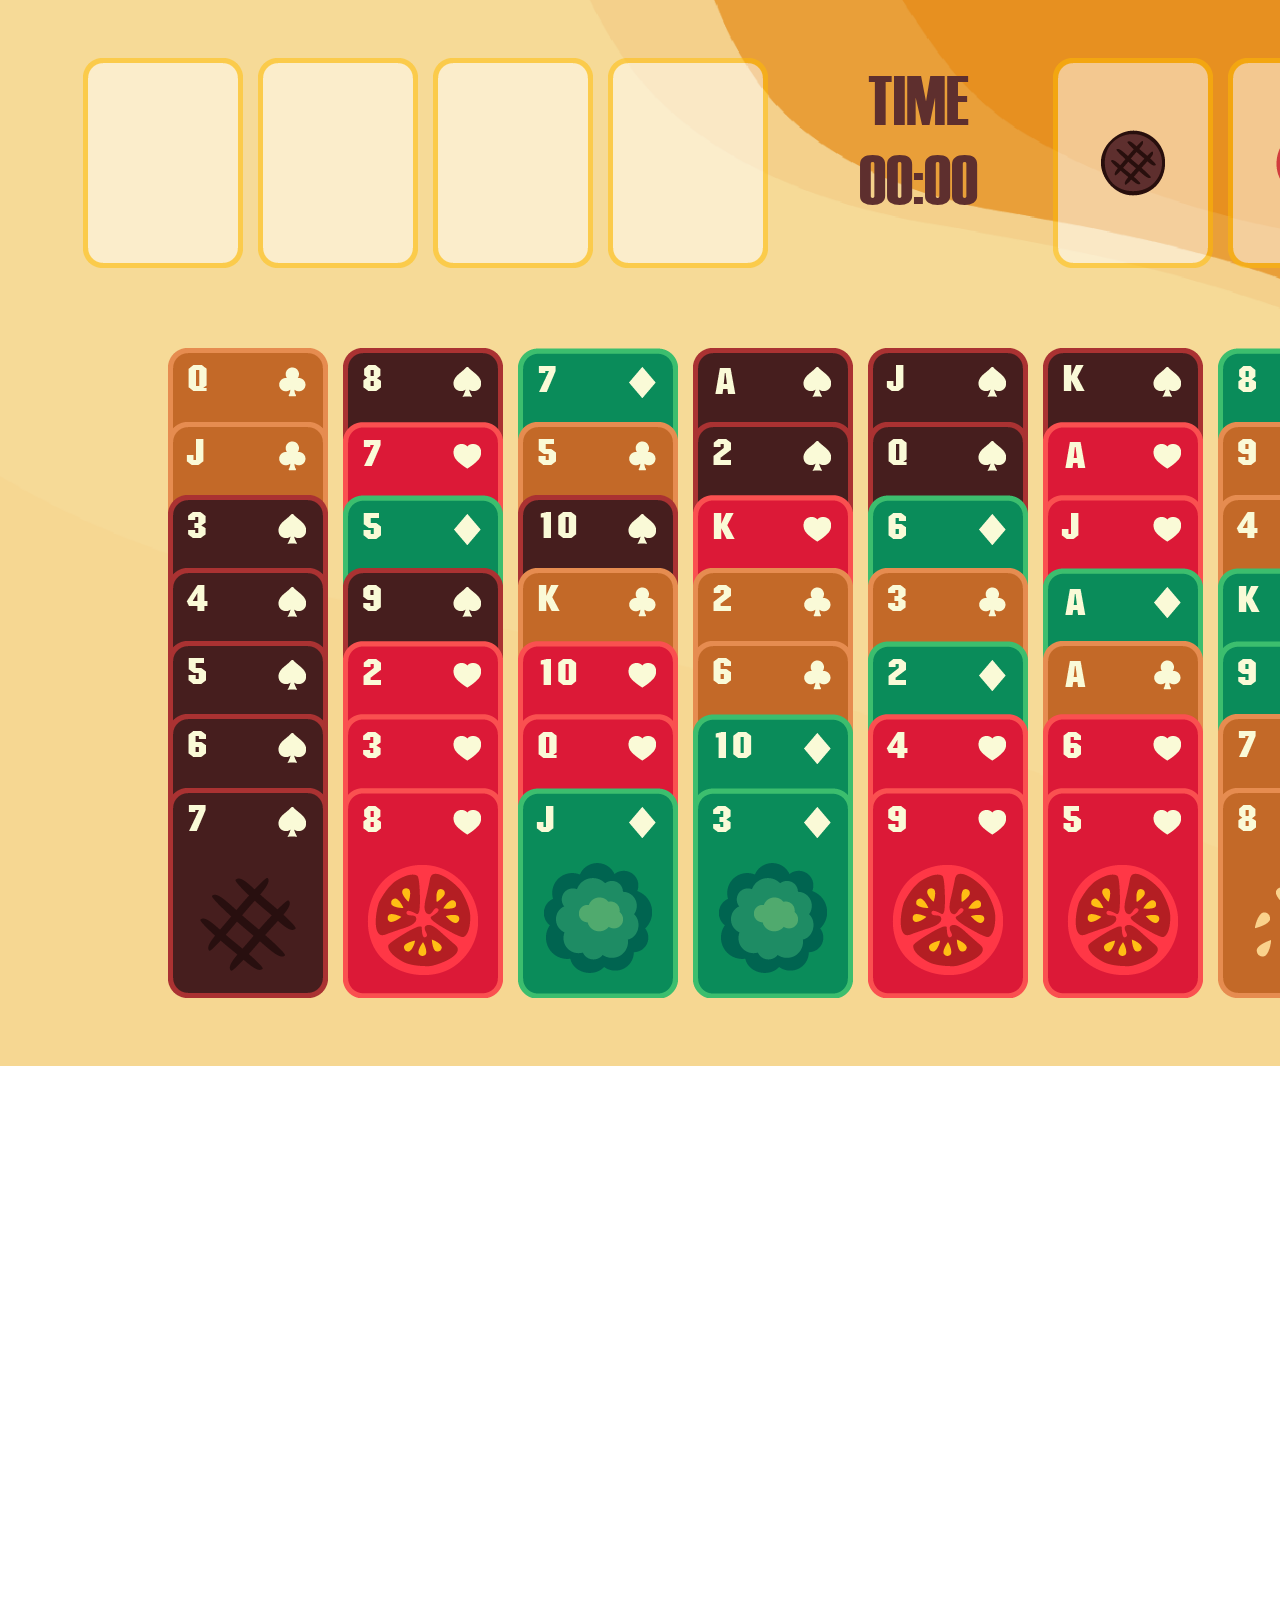
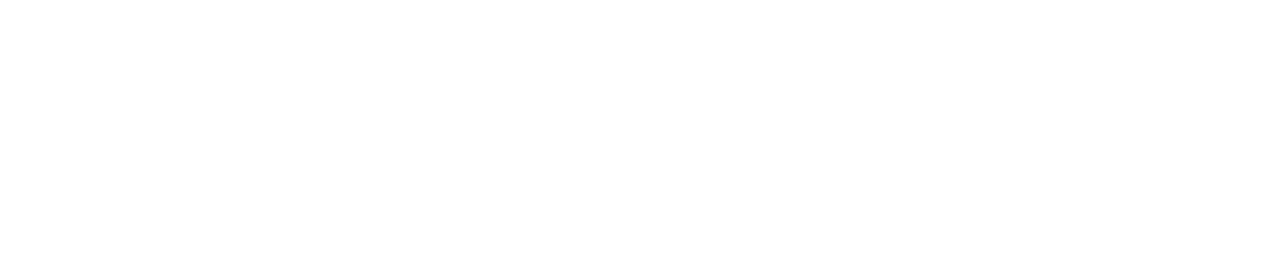
<file: main.html>
<!DOCTYPE html>
<html lang="en">

<head>
    <meta charset="UTF-8">
    <meta name="viewport" content="width=device-width, initial-scale=1.0">
    <meta http-equiv="X-UA-Compatible" content="ie=edge">
    <!-- google fonts -->
    <link href="https://fonts.googleapis.com/css?family=Noto+Sans+TC&display=swap" rel="stylesheet">
    <!-- animate css -->
    <link rel="stylesheet" type="text/css" href="https://cdnjs.cloudflare.com/ajax/libs/animate.css/3.5.2/animate.min.css" />
    <!-- mycss -->
    <link rel="stylesheet" href="css/style.css">
    <title>POKER</title>
    <style>
        .container {
            width: 100%;
            color: rgb(17, 3, 3);
            font-size: 3em;
        }
        
        .col {
            width: 100%;
        }
        
        .d-flex {
            display: flex;
        }
        
        .justify-content-center {
            justify-content: center;
        }
        
        .align-items-center {
            align-items: center;
        }
        
        .flex-column {
            flex-direction: column;
        }
        
        .flex-grow {
            flex-grow: 0;
        }
    </style>
</head>

<body>

    <div id="main">


        <div class="topnav container d-flex flex-grow">
            <!-- 暫時放牌跟已經完成牌組放置的地區 -->

            <div class="topnav_left col d-flex justify-content-center  ">
                <div class="cardbox d-flex justify-content-center align-items-center flex-grow"> </div>
                <div class="cardbox d-flex justify-content-center align-items-center flex-grow"></div>
                <div class="cardbox d-flex justify-content-center align-items-center flex-grow"></div>
                <div class="cardbox d-flex justify-content-center align-items-center flex-grow"></div>
            </div>
            <div class="navtext">
                <div class="navtext1">TIME</div>
                <div class="navtext2">00:00</div>
            </div>

            <div class="topnav_right col d-flex justify-content-center">
                <div class="carda d-flex justify-content-center align-items-center flex-grow"> </div>
                <div class="cardb d-flex justify-content-center align-items-center flex-grow"></div>
                <div class="cardc d-flex justify-content-center align-items-center flex-grow"></div>
                <div class="cardd d-flex justify-content-center align-items-center flex-grow"></div>
            </div>

        </div>
        <!-- 拖曳的牌 -->
        <br>
        <br>
        <div class=" container d-flex">
            <!-- 左一 -->
            <div class="d-flex flex-column " style="margin-right:15px">
                <div class="card51 suitdiamonds d-flex 
                justify-content-center align-items-center">
                </div>
                <div class="card50 suitdiamonds d-flex 
                justify-content-center align-items-center">
                </div>
                <div class="card3 suitdiamonds d-flex 
                justify-content-center align-items-center">
                </div>
                <div class="card4 suitdiamonds d-flex 
                justify-content-center align-items-center">
                </div>
                <div class="card5 suitdiamonds d-flex 
                justify-content-center align-items-center">
                </div>
                <div class="card6 suitdiamonds d-flex 
                justify-content-center align-items-center">
                </div>
                <div class="card7 suitdiamonds d-flex 
                justify-content-center align-items-center">
                </div>
            </div>
            <!-- 左二 -->
            <div class="d-flex flex-column" style="margin-right:15px">
                <div class="card8 suitdiamonds d-flex 
                    justify-content-center align-items-center">
                </div>
                <div class="card20 suitdiamonds d-flex 
                    justify-content-center align-items-center">
                </div>
                <div class="card31 suitdiamonds d-flex 
                    justify-content-center align-items-center">
                </div>
                <div class="card9 suitdiamonds d-flex 
                    justify-content-center align-items-center">
                </div>
                <div class="card15 suitdiamonds d-flex 
                    justify-content-center align-items-center">
                </div>
                <div class="card16 suitdiamonds d-flex 
                    justify-content-center align-items-center">
                </div>
                <div class="card21 suitdiamonds d-flex 
                    justify-content-center align-items-center">
                </div>
            </div>
            <!-- 三 -->
            <div class="d-flex flex-column" style="margin-right:15px">
                <div class="card33 suitdiamonds d-flex 
                    justify-content-center align-items-center">
                </div>
                <div class="card44 suitdiamonds d-flex 
                    justify-content-center align-items-center">
                </div>
                <div class="card10 suitdiamonds d-flex 
                    justify-content-center align-items-center">
                </div>
                <div class="card52 suitdiamonds d-flex 
                    justify-content-center align-items-center">
                </div>
                <div class="card23 suitdiamonds d-flex 
                    justify-content-center align-items-center">
                </div>
                <div class="card25 suitdiamonds d-flex 
                    justify-content-center align-items-center">
                </div>
                <div class="card37 suitdiamonds d-flex 
                    justify-content-center align-items-center">
                </div>
            </div>
            <!-- 四 -->
            <div class="d-flex flex-column" style="margin-right:15px">
                <div class="card1 suitdiamonds d-flex 
                    justify-content-center align-items-center">
                </div>
                <div class="card2 suitdiamonds d-flex 
                    justify-content-center align-items-center">
                </div>
                <div class="card26 suitdiamonds d-flex 
                    justify-content-center align-items-center">
                </div>
                <div class="card41 suitdiamonds d-flex 
                    justify-content-center align-items-center">
                </div>
                <div class="card45 suitdiamonds d-flex 
                    justify-content-center align-items-center">
                </div>
                <div class="card36 suitdiamonds d-flex 
                    justify-content-center align-items-center">
                </div>
                <div class="card29 suitdiamonds d-flex 
                    justify-content-center align-items-center">
                </div>
            </div>
            <!-- 五 -->
            <div class="d-flex flex-column" style="margin-right:15px">
                <div class="card11 suitdiamonds d-flex 
                    justify-content-center align-items-center">
                </div>
                <div class="card12 suitdiamonds d-flex 
                    justify-content-center align-items-center">
                </div>
                <div class="card32 suitdiamonds d-flex 
                    justify-content-center align-items-center">
                </div>
                <div class="card42 suitdiamonds d-flex 
                    justify-content-center align-items-center">
                </div>
                <div class="card28 suitdiamonds d-flex 
                    justify-content-center align-items-center">
                </div>
                <div class="card17 suitdiamonds d-flex 
                    justify-content-center align-items-center">
                </div>
                <div class="card22 suitdiamonds d-flex 
                    justify-content-center align-items-center">
                </div>
            </div>
            <!-- 六 -->
            <div class="d-flex flex-column" style="margin-right:15px">
                <div class="card13 suitdiamonds d-flex 
                    justify-content-center align-items-center">
                </div>
                <div class="card14 suitdiamonds d-flex 
                    justify-content-center align-items-center">
                </div>
                <div class="card24 suitdiamonds d-flex 
                    justify-content-center align-items-center">
                </div>
                <div class="card27 suitdiamonds d-flex 
                    justify-content-center align-items-center">
                </div>
                <div class="card40 suitdiamonds d-flex 
                    justify-content-center align-items-center">
                </div>
                <div class="card19 suitdiamonds d-flex 
                    ustify-content-center align-items-center">
                </div>
                <div class="card18 suitdiamonds d-flex 
                    justify-content-center align-items-center">
                </div>
            </div>
            <!-- 七 -->
            <div class="d-flex flex-column" style="margin-right:15px">
                <div class="card34 suitdiamonds d-flex 
                    justify-content-center align-items-center">
                </div>
                <div class="card48 suitdiamonds d-flex 
                     justify-content-center align-items-center">
                </div>
                <div class="card43 suitdiamonds d-flex 
                     justify-content-center align-items-center">
                </div>
                <div class="card39 suitdiamonds d-flex 
                     justify-content-center align-items-center">
                </div>
                <div class="card35 suitdiamonds d-flex 
                    justify-content-center align-items-center">
                </div>
                <div class="card46 suitdiamonds d-flex 
                    justify-content-center align-items-center">
                </div>
                <div class="card47 suitdiamonds d-flex 
                    justify-content-center align-items-center">
                </div>
            </div>
            <!-- 八 -->
            <div class="d-flex flex-column" style="margin-right:15px">
                <div class="card38 suitdiamonds d-flex 
                        justify-content-center align-items-center">
                </div>
                <div class="card49 suitdiamonds d-flex 
                        justify-content-center align-items-center">
                </div>
                <div class="card30 suitdiamonds d-flex 
                        justify-content-center align-items-center">
                </div>

            </div>
            <!-- icon -->
            <div class="d-flex flex-column icon">
                <img src="img/icon/undo.svg" alt="" style="margin-bottom:30px; " class="undo">
                <img src="img/icon/hint.svg" alt="" style="margin-bottom:30px;">
                <img src="img/icon/restart.svg" alt="">
            </div>
        </div>


</body>

</html>
</file>
<file: css/style.css>
body {
    background: url('../img/backgroud/freecell_bg.png');
    background-repeat: no-repeat;
    /* font-family: 'Noto Sans TC'; */
    background-size: cover;
}

@font-face {
    font-family: Haettenschweiler-Regular;
    src: url('../font/Haettenschweiler-Regular.ttf');
}

.navtext {
    font-family: Haettenschweiler-Regular;
}

#main {
    width: 1820px;
    height: 1050px;
    margin: auto;
    position: relative;
    top: 50px;
}

.topnav {
    width: 1820px;
    height: 250px;
    margin: auto;
}

.topnav_left {
    width: 835px;
    height: 250px;
    float: left;
}

.topnav_right {
    width: 835px;
    height: 250px;
    float: right;
}

.navtext {
    color: #5E2F2E;
    font-size: 70px;
    text-align: center;
}

.cardbox {
    background-image: url('../img/card/card_53.png');
    background-repeat: no-repeat;
    width: 160px;
    height: 210px;
    margin-right: 15px;
}

.carda {
    background-image: url('../img/card/card_54.png');
    background-repeat: no-repeat;
    width: 160px;
    height: 210px;
    margin-right: 15px;
}

.cardb {
    background-image: url('../img/card/card_55.png');
    background-repeat: no-repeat;
    width: 160px;
    height: 210px;
    margin-right: 15px;
}

.cardc {
    background-image: url('../img/card/card_56.png');
    background-repeat: no-repeat;
    width: 160px;
    height: 210px;
    margin-right: 15px;
}

.cardd {
    background-image: url('../img/card/card_57.png');
    background-repeat: no-repeat;
    width: 160px;
    height: 210px;
    margin-right: 15px;
}

.card51 {
    background: url('../img/card/card_51.png');
    background-repeat: no-repeat;
    width: 160px;
    height: 210px;
    position: relative;
    top: -3%;
    left: 160px;
    margin-top: 50px;
}

.card50 {
    background: url('../img/card/card_50.png');
    background-repeat: no-repeat;
    width: 160px;
    height: 210px;
    position: relative;
    top: -12%;
    left: 160px;
}

.card3 {
    background: url('../img/card/card_03.png');
    background-repeat: no-repeat;
    width: 160px;
    height: 210px;
    position: relative;
    top: -21%;
    left: 160px;
}

.card4 {
    background: url('../img/card/card_04.png');
    background-repeat: no-repeat;
    width: 160px;
    height: 210px;
    position: relative;
    top: -30%;
    left: 160px;
}

.card5 {
    background: url('../img/card/card_05.png');
    background-repeat: no-repeat;
    width: 160px;
    height: 210px;
    position: relative;
    top: -39%;
    left: 160px;
}

.card6 {
    background: url('../img/card/card_06.png');
    background-repeat: no-repeat;
    width: 160px;
    height: 210px;
    position: relative;
    top: -48%;
    left: 160px;
}

.card7 {
    background: url('../img/card/card_07.png');
    background-repeat: no-repeat;
    width: 160px;
    height: 210px;
    position: relative;
    top: -57%;
    left: 160px;
}

.card8 {
    background: url('../img/card/card_08.png');
    background-repeat: no-repeat;
    width: 160px;
    height: 210px;
    position: relative;
    top: -3%;
    left: 160px;
    margin-top: 50px;
}

.card20 {
    background: url('../img/card/card_20.png');
    background-repeat: no-repeat;
    width: 160px;
    height: 210px;
    position: relative;
    top: -12%;
    left: 160px;
}

.card31 {
    background: url('../img/card/card_31.png');
    background-repeat: no-repeat;
    width: 160px;
    height: 210px;
    position: relative;
    top: -21%;
    left: 160px;
}

.card9 {
    background: url('../img/card/card_09.png');
    background-repeat: no-repeat;
    width: 160px;
    height: 210px;
    position: relative;
    top: -30%;
    left: 160px;
}

.card15 {
    background: url('../img/card/card_15.png');
    background-repeat: no-repeat;
    width: 160px;
    height: 210px;
    position: relative;
    top: -39%;
    left: 160px;
}

.card16 {
    background: url('../img/card/card_16.png');
    background-repeat: no-repeat;
    width: 160px;
    height: 210px;
    position: relative;
    top: -48%;
    left: 160px;
}

.card21 {
    background: url('../img/card/card_21.png');
    background-repeat: no-repeat;
    width: 160px;
    height: 210px;
    position: relative;
    top: -57%;
    left: 160px;
}

.card33 {
    background: url('../img/card/card_33.png');
    background-repeat: no-repeat;
    width: 160px;
    height: 210px;
    position: relative;
    top: -3%;
    left: 160px;
    margin-top: 50px;
}

.card44 {
    background: url('../img/card/card_44.png');
    background-repeat: no-repeat;
    width: 160px;
    height: 210px;
    position: relative;
    top: -12%;
    left: 160px;
}

.card10 {
    background: url('../img/card/card_10.png');
    background-repeat: no-repeat;
    width: 160px;
    height: 210px;
    position: relative;
    top: -21%;
    left: 160px;
}

.card52 {
    background: url('../img/card/card_52.png');
    background-repeat: no-repeat;
    width: 160px;
    height: 210px;
    position: relative;
    top: -30%;
    left: 160px;
}

.card23 {
    background: url('../img/card/card_23.png');
    background-repeat: no-repeat;
    width: 160px;
    height: 210px;
    position: relative;
    top: -39%;
    left: 160px;
}

.card25 {
    background: url('../img/card/card_25.png');
    background-repeat: no-repeat;
    width: 160px;
    height: 210px;
    position: relative;
    top: -48%;
    left: 160px;
}

.card37 {
    background: url('../img/card/card_37.png');
    background-repeat: no-repeat;
    width: 160px;
    height: 210px;
    position: relative;
    top: -57%;
    left: 160px;
}

.card1 {
    background: url('../img/card/card_01.png');
    background-repeat: no-repeat;
    width: 160px;
    height: 210px;
    position: relative;
    top: -3%;
    left: 160px;
    margin-top: 50px;
}

.card2 {
    background: url('../img/card/card_02.png');
    background-repeat: no-repeat;
    width: 160px;
    height: 210px;
    position: relative;
    top: -12%;
    left: 160px;
}

.card26 {
    background: url('../img/card/card_26.png');
    background-repeat: no-repeat;
    width: 160px;
    height: 210px;
    position: relative;
    top: -21%;
    left: 160px;
}

.card41 {
    background: url('../img/card/card_41.png');
    background-repeat: no-repeat;
    width: 160px;
    height: 210px;
    position: relative;
    top: -30%;
    left: 160px;
}

.card45 {
    background: url('../img/card/card_45.png');
    background-repeat: no-repeat;
    width: 160px;
    height: 210px;
    position: relative;
    top: -39%;
    left: 160px;
}

.card36 {
    background: url('../img/card/card_36.png');
    background-repeat: no-repeat;
    width: 160px;
    height: 210px;
    position: relative;
    top: -48%;
    left: 160px;
}

.card29 {
    background: url('../img/card/card_29.png');
    background-repeat: no-repeat;
    width: 160px;
    height: 210px;
    position: relative;
    top: -57%;
    left: 160px;
}

.card11 {
    background: url('../img/card/card_11.png');
    background-repeat: no-repeat;
    width: 160px;
    height: 210px;
    position: relative;
    top: -3%;
    left: 160px;
    margin-top: 50px;
}

.card12 {
    background: url('../img/card/card_12.png');
    background-repeat: no-repeat;
    width: 160px;
    height: 210px;
    position: relative;
    top: -12%;
    left: 160px;
}

.card32 {
    background: url('../img/card/card_32.png');
    background-repeat: no-repeat;
    width: 160px;
    height: 210px;
    position: relative;
    top: -21%;
    left: 160px;
}

.card42 {
    background: url('../img/card/card_42.png');
    background-repeat: no-repeat;
    width: 160px;
    height: 210px;
    position: relative;
    top: -30%;
    left: 160px;
}

.card28 {
    background: url('../img/card/card_28.png');
    background-repeat: no-repeat;
    width: 160px;
    height: 210px;
    position: relative;
    top: -39%;
    left: 160px;
}

.card17 {
    background: url('../img/card/card_17.png');
    background-repeat: no-repeat;
    width: 160px;
    height: 210px;
    position: relative;
    top: -48%;
    left: 160px;
}

.card22 {
    background: url('../img/card/card_22.png');
    background-repeat: no-repeat;
    width: 160px;
    height: 210px;
    position: relative;
    top: -57%;
    left: 160px;
}

.card13 {
    background: url('../img/card/card_13.png');
    background-repeat: no-repeat;
    width: 160px;
    height: 210px;
    position: relative;
    top: -3%;
    left: 160px;
    margin-top: 50px;
}

.card14 {
    background: url('../img/card/card_14.png');
    background-repeat: no-repeat;
    width: 160px;
    height: 210px;
    position: relative;
    top: -12%;
    left: 160px;
}

.card24 {
    background: url('../img/card/card_24.png');
    background-repeat: no-repeat;
    width: 160px;
    height: 210px;
    position: relative;
    top: -21%;
    left: 160px;
}

.card27 {
    background: url('../img/card/card_27.png');
    background-repeat: no-repeat;
    width: 160px;
    height: 210px;
    position: relative;
    top: -30%;
    left: 160px;
}

.card40 {
    background: url('../img/card/card_40.png');
    background-repeat: no-repeat;
    width: 160px;
    height: 210px;
    position: relative;
    top: -39%;
    left: 160px;
}

.card19 {
    background: url('../img/card/card_19.png');
    background-repeat: no-repeat;
    width: 160px;
    height: 210px;
    position: relative;
    top: -48%;
    left: 160px;
}

.card18 {
    background: url('../img/card/card_18.png');
    background-repeat: no-repeat;
    width: 160px;
    height: 210px;
    position: relative;
    top: -57%;
    left: 160px;
}

.card34 {
    background: url('../img/card/card_34.png');
    background-repeat: no-repeat;
    width: 160px;
    height: 210px;
    position: relative;
    top: -3%;
    left: 160px;
    margin-top: 50px;
}

.card48 {
    background: url('../img/card/card_48.png');
    background-repeat: no-repeat;
    width: 160px;
    height: 210px;
    position: relative;
    top: -12%;
    left: 160px;
}

.card43 {
    background: url('../img/card/card_43.png');
    background-repeat: no-repeat;
    width: 160px;
    height: 210px;
    position: relative;
    top: -21%;
    left: 160px;
}

.card39 {
    background: url('../img/card/card_39.png');
    background-repeat: no-repeat;
    width: 160px;
    height: 210px;
    position: relative;
    top: -30%;
    left: 160px;
}

.card35 {
    background: url('../img/card/card_35.png');
    background-repeat: no-repeat;
    width: 160px;
    height: 210px;
    position: relative;
    top: -39%;
    left: 160px;
}

.card46 {
    background: url('../img/card/card_46.png');
    background-repeat: no-repeat;
    width: 160px;
    height: 210px;
    position: relative;
    top: -48%;
    left: 160px;
}

.card47 {
    background: url('../img/card/card_47.png');
    background-repeat: no-repeat;
    width: 160px;
    height: 210px;
    position: relative;
    top: -57%;
    left: 160px;
}

.card38 {
    background: url('../img/card/card_38.png');
    background-repeat: no-repeat;
    width: 160px;
    height: 210px;
    position: relative;
    top: -3%;
    left: 160px;
    margin-top: 50px;
}

.card49 {
    background: url('../img/card/card_38.png');
    background-repeat: no-repeat;
    width: 160px;
    height: 210px;
    position: relative;
    top: -12%;
    left: 160px;
}

.card30 {
    background: url('../img/card/card_30.png');
    background-repeat: no-repeat;
    width: 160px;
    height: 210px;
    position: relative;
    top: -21%;
    left: 160px;
}

.icon {
    position: absolute;
    right: 50px;
    top: 600px;
}

.undo:hover.overlay {
    opacity: 1;
}
</file>
